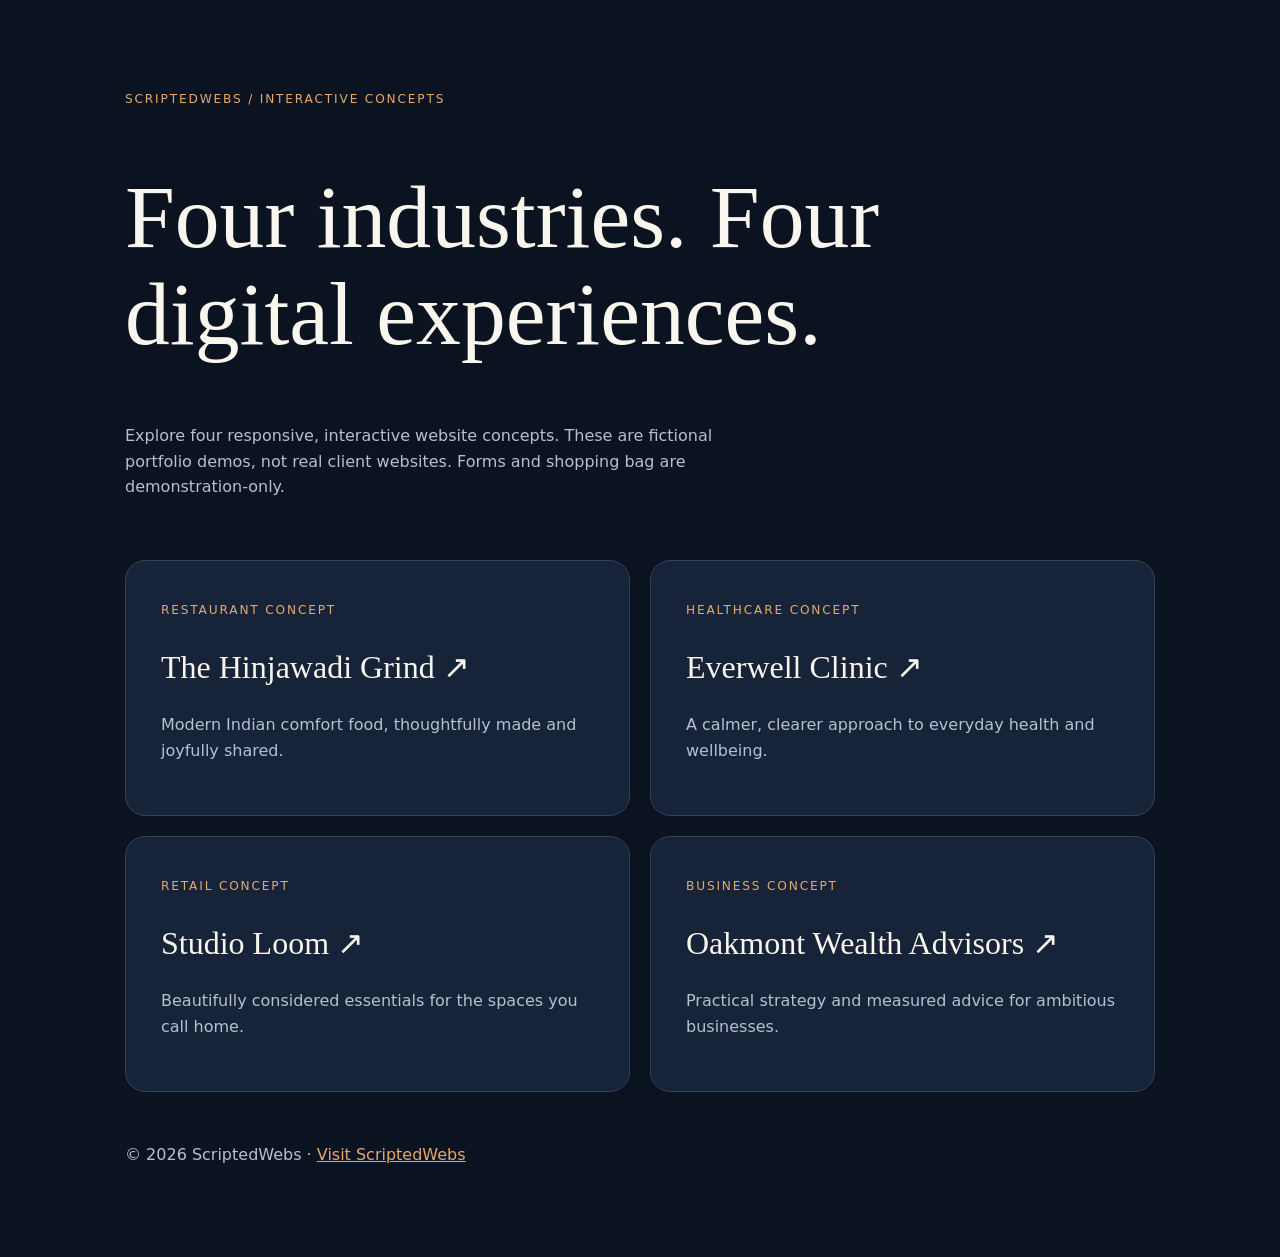
<file: demos/index.html>
<!doctype html><html lang="en"><head><meta charset="utf-8"><meta name="viewport" content="width=device-width,initial-scale=1"><title>ScriptedWebs — Four Demo Projects</title><style>*{box-sizing:border-box}body{margin:0;background:#0b1220;color:#f9f6ee;font:16px/1.6 system-ui,sans-serif}main{max-width:1080px;margin:auto;padding:90px 25px}h1{font:normal clamp(3rem,7vw,5.7rem)/1.08 Georgia,serif;max-width:780px}.tag,.card span{color:#e5a86d;letter-spacing:.15em;text-transform:uppercase;font-size:.76rem}.lead{color:#b5c0d0;max-width:650px}.grid{display:grid;grid-template-columns:repeat(2,1fr);gap:20px;margin-top:60px}.card{display:block;padding:35px;background:#172338;border:1px solid #334258;border-radius:20px;color:inherit;text-decoration:none;transition:transform .2s}.card:hover{transform:translateY(-5px)}.card h2{font:normal 2rem Georgia,serif}.card p{color:#b5c0d0}footer{margin-top:50px;color:#b5c0d0}@media(max-width:650px){.grid{grid-template-columns:1fr}main{padding-top:50px}}</style></head><body><main><div class="tag">SCRIPTEDWEBS / INTERACTIVE CONCEPTS</div><h1>Four industries. Four digital experiences.</h1><p class="lead">Explore four responsive, interactive website concepts. These are fictional portfolio demos, not real client websites. Forms and shopping bag are demonstration-only.</p><div class="grid"><a class="card" href="namaste-kitchen/index.html"><span>Restaurant concept</span><h2>The Hinjawadi Grind ↗</h2><p>Modern Indian comfort food, thoughtfully made and joyfully shared.</p></a><a class="card" href="vitality-clinic/index.html"><span>Healthcare concept</span><h2>Everwell Clinic ↗</h2><p>A calmer, clearer approach to everyday health and wellbeing.</p></a><a class="card" href="studio-loom/index.html"><span>Retail concept</span><h2>Studio Loom ↗</h2><p>Beautifully considered essentials for the spaces you call home.</p></a><a class="card" href="northbridge-advisors/index.html"><span>Business concept</span><h2>Oakmont Wealth Advisors ↗</h2><p>Practical strategy and measured advice for ambitious businesses.</p></a></div><footer>© 2026 ScriptedWebs · <a href="https://scriptedwebs.in/" style="color:#e5a86d">Visit ScriptedWebs</a></footer></main></body></html>
</file>
